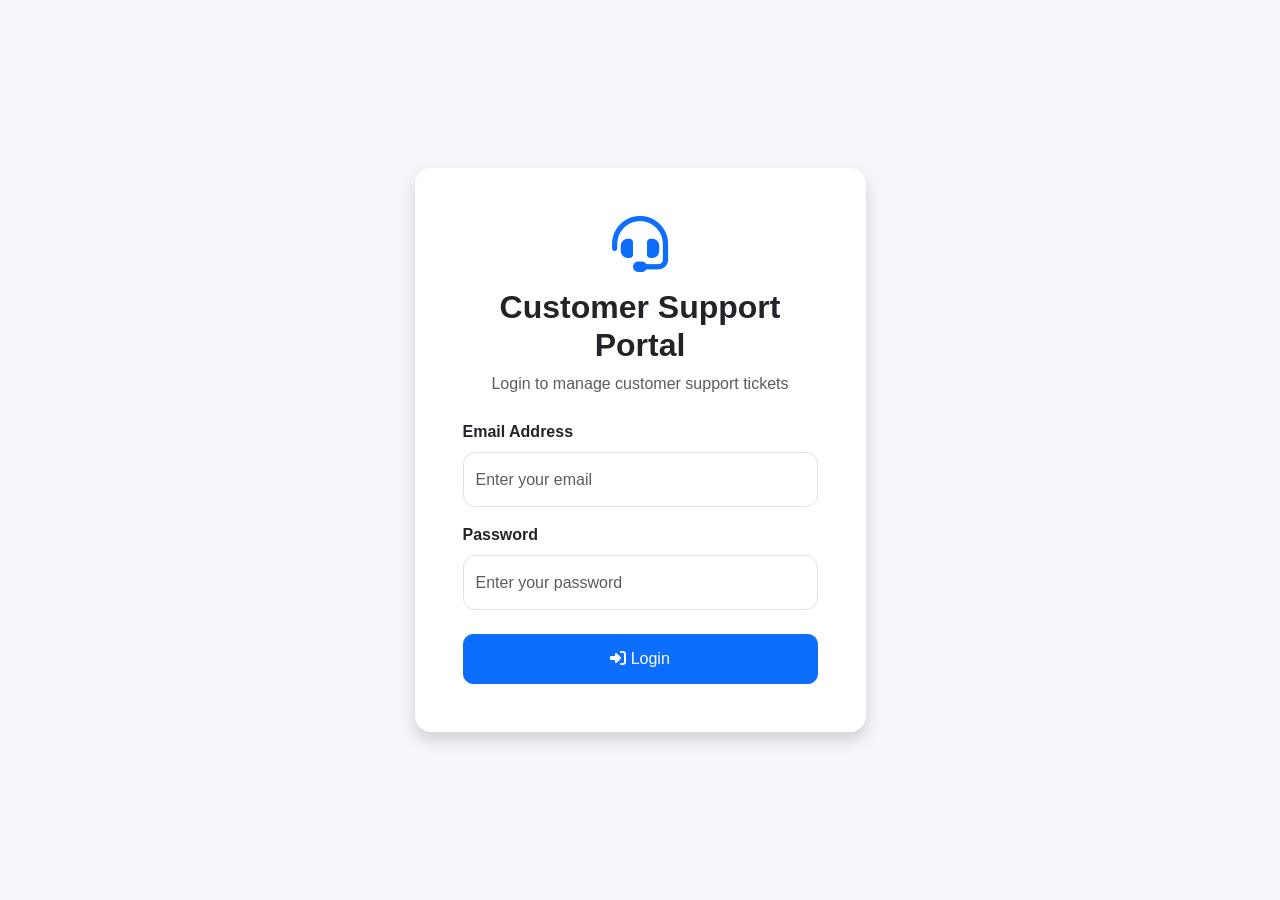
<file: index.html>
<!DOCTYPE html>
<html lang="en">
<head>
    <meta charset="UTF-8">
    <meta name="viewport" content="width=device-width, initial-scale=1.0">
    <title>Customer Support Portal - Login</title>

    <!-- Bootstrap -->
    <link href="https://cdn.jsdelivr.net/npm/bootstrap@5.3.3/dist/css/bootstrap.min.css" rel="stylesheet">

    <!-- Font Awesome -->
    <link rel="stylesheet" href="https://cdnjs.cloudflare.com/ajax/libs/font-awesome/6.5.2/css/all.min.css">
    <!-- Custom CSS -->
    <link rel="stylesheet" href="css/style.css">
</head>

<body class="login-page">

<div class="container">
    <div class="row justify-content-center align-items-center vh-100">

        <div class="col-lg-5 col-md-7">

            <div class="card shadow border-0 rounded-4">

                <div class="card-body p-5">

                    <div class="text-center mb-4">

                        <i class="fa-solid fa-headset text-primary display-4"></i>

                        <h2 class="mt-3 fw-bold"> Customer Support Portal </h2>

                        <p class="text-muted"> Login to manage customer support tickets </p>

                    </div>

                    <!-- Loading Spinner -->
                    <div id="spinner" class="text-center d-none mb-3">
                        <div class="spinner-border text-primary"></div>
                    </div>

                    <!-- Success Alert -->
                    <div id="successMsg" class="alert alert-success d-none"> Login Successful! </div>

                    <!-- Login Form -->
                    <form id="loginForm">

                        <div class="mb-3">

                            <label class="form-label"> Email Address </label>

                            <input type="email" id="email" class="form-control" placeholder="Enter your email">

                            <small id="emailError" class="text-danger"> </small>

                        </div>

                        <div class="mb-4">

                            <label class="form-label"> Password </label>

                            <input type="password" id="password" class="form-control" placeholder="Enter your password">

                            <small id="passwordError" class="text-danger"> </small>

                        </div>

                        <button class="btn btn-primary w-100" type="submit"><i class="fa-solid fa-right-to-bracket"></i> Login </button>

                    </form>

                </div>

            </div>

        </div>

    </div>

</div>

<script src="https://cdn.jsdelivr.net/npm/bootstrap@5.3.3/dist/js/bootstrap.bundle.min.js"></script>
<script src="js/index.js"></script>

</body>
</html>
</file>
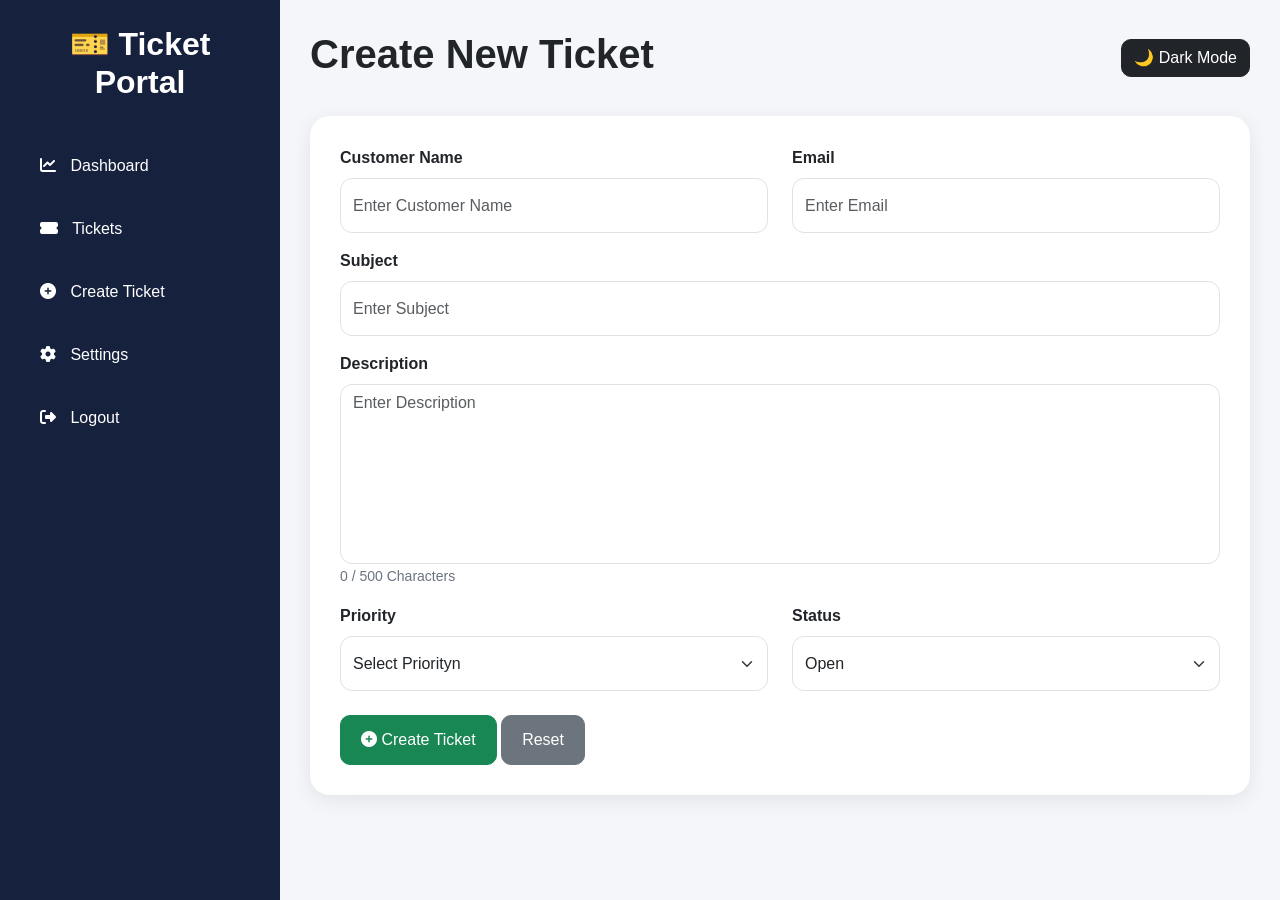
<file: create-ticket.html>
<!DOCTYPE html>
<html lang="en">
<head>
    <meta charset="UTF-8">
    <meta name="viewport" content="width=device-width, initial-scale=1.0">
    <title>Create Ticket</title>

    <link href="https://cdn.jsdelivr.net/npm/bootstrap@5.3.3/dist/css/bootstrap.min.css" rel="stylesheet">

    <link rel="stylesheet"
        href="https://cdnjs.cloudflare.com/ajax/libs/font-awesome/6.5.2/css/all.min.css">

    <link rel="stylesheet" href="css/style.css">
</head>

<body>
    
    <div class="wrapper">
        <!-- Sidebar -->
         <div class="sidebar">
            <h3 class="logo">🎫 Ticket Portal</h3>
            <ul>
                <li><a href="dashboard.html"><i class="fas fa-chart-line"></i> Dashboard</a></li>

                <li><a href="tickets.html"><i class="fas fa-ticket-alt"></i> Tickets</a></li>

                <li><a href="create-ticket.html"><i class="fas fa-plus-circle"></i> Create Ticket</a></li>

                <li><a href="settings.html"><i class="fas fa-cog"></i> Settings</a></li>

                <li><a href="index.html"><i class="fas fa-sign-out-alt"></i> Logout</a></li>

            </ul>

        </div>
        
        <!-- Main Content -->
         <div class="main-content">
            <div class="topbar">
                <h2>Create New Ticket</h2>
                <button id="themeToggle" class="btn btn-dark"> 🌙 Dark Mode </button>
            </div>
            
            <!-- Success Toast -->
             
            <div class="toast position-fixed top-0 end-0 m-3 text-bg-success" id="successToast">
                <div class="toast-header">
                    <strong class="me-auto"> Success </strong>
                    <button class="btn-close" data-bs-dismiss="toast"></button>
                </div>
                <div class="toast-body"> Ticket Created Successfully! </div>
            </div>
            
            <!-- Spinner -->
             
            <div id="spinner" class="text-center d-none">
                <div class="spinner-border text-primary"></div>
            </div>
            
            <div class="ticket-form-card">
                <form id="ticketForm">
                    <div class="row">
                        <div class="col-md-6">
                            <label class="form-label"> Customer Name </label>
                            <input type="text" id="customerName" class="form-control" placeholder="Enter Customer Name">
                            <small id="customerError" class="text-danger"> </small>
                        </div>
                        
                        <div class="col-md-6">
                            <label class="form-label"> Email </label>
                            <input type="email" id="email" class="form-control" placeholder="Enter Email">
                            <small id="emailError" class="text-danger"></small>
                        </div>
                    </div>
                    
                    <div class="mt-3">
                        <label class="form-label">Subject</label>
                        <input type="text" id="subject" class="form-control" placeholder="Enter Subject">
                        <small id="subjectError" class="text-danger"></small>
                    </div>
                    
                    <div class="mt-3">
                        <label class="form-label"> Description </label>
                        <textarea id="description" rows="5" maxlength="500" class="form-control" placeholder="Enter Description"></textarea>
                        <small id="charCount"> 0 / 500 Characters  </small>
                        <small id="descriptionError" class="text-danger"></small>
                    </div>
                    
                    <div class="row mt-3">
                        <div class="col-md-6">
                            <label class="form-label"> Priority </label>
                            <select id="priority" class="form-select">
                                <option value=""> Select Priorityn</option>
                                <option value="Low"> 🟢 Low </option>
                                <option value="Medium"> 🟡 Medium </option>
                                <option value="High"> 🔴 High </option>
                            </select>
                            <small id="priorityError" class="text-danger"></small>
                        </div>
                        
                        <div class="col-md-6">
                            <label class="form-label">Status</label>
                            <select id="status" class="form-select">
                                <option value="Open">Open</option>
                                <option value="In Progress">In Progress</option>
                                <option value="Closed">Closed</option>
                            </select>
                        </div>
                    </div>
                    
                    <div class="mt-4">
                        <button type="submit" class="btn btn-success"> <i class="fas fa-plus-circle"></i> Create Ticket </button>
                        <button type="reset" class="btn btn-secondary"> Reset </button>
                    </div>
                </form>
            </div>
        </div>
    </div>

<script src="https://cdn.jsdelivr.net/npm/bootstrap@5.3.3/dist/js/bootstrap.bundle.min.js"></script>

<script src="js/api.js"></script>

<script src="js/create-ticket.js"></script>

<script src="js/theme.js"></script>

</body>

</html>
</file>
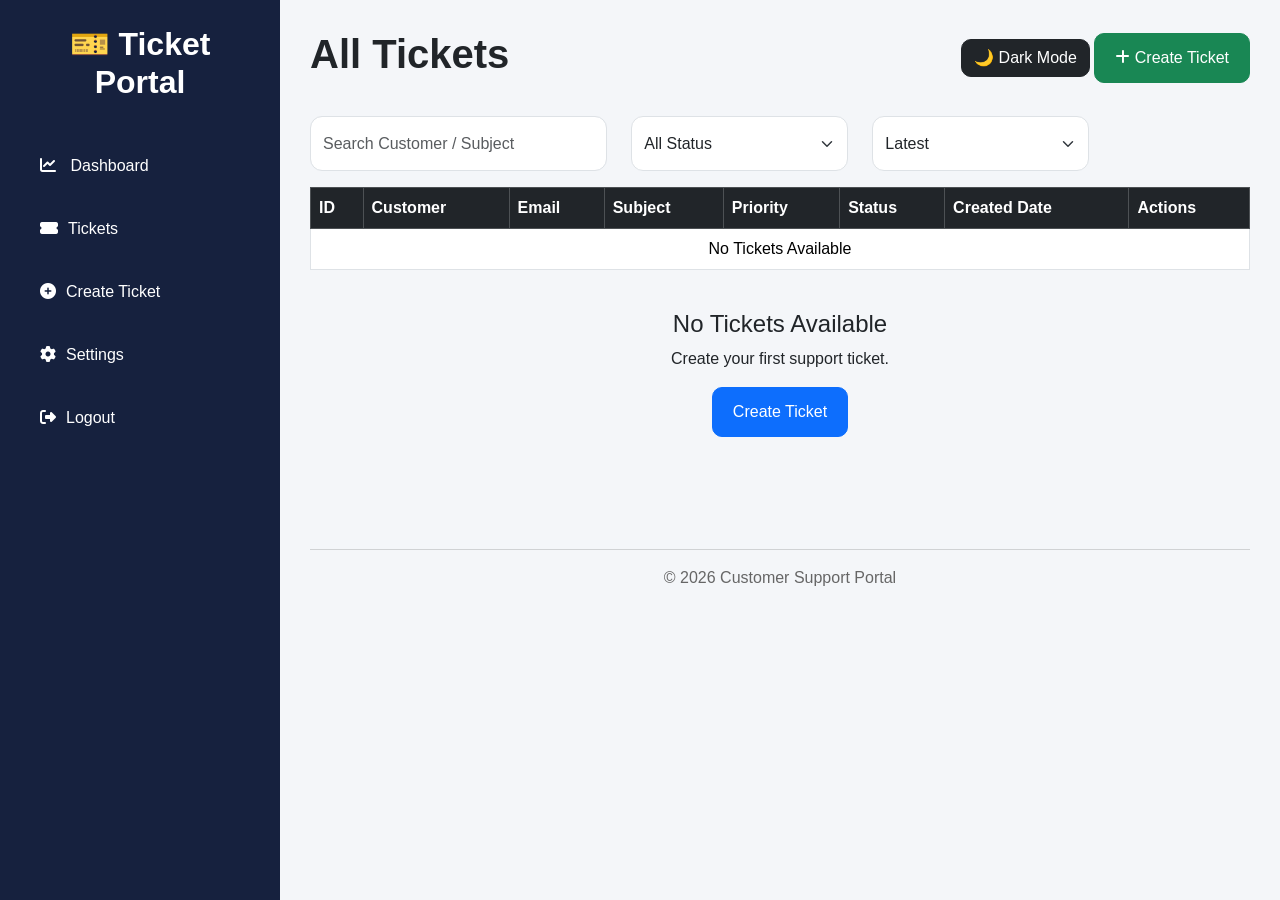
<file: edit-ticket.html>
<!DOCTYPE html>
<html lang="en">

<head>
    <meta charset="UTF-8">
    <meta name="viewport" content="width=device-width, initial-scale=1.0">
    <title>Edit Ticket</title>
    <link href="https://cdn.jsdelivr.net/npm/bootstrap@5.3.3/dist/css/bootstrap.min.css" rel="stylesheet">
    <link rel="stylesheet" href="https://cdnjs.cloudflare.com/ajax/libs/font-awesome/6.5.2/css/all.min.css">
    <link rel="stylesheet" href="css/style.css">

</head>

<body>
    
    <div class="wrapper">
        <!-- Sidebar -->
         <div class="sidebar">
            <h3 class="logo">🎫 Ticket Portal</h3>
            <ul>
                <li>
                    <a href="dashboard.html"><i class="fas fa-chart-line"></i> Dashboard </a>
                </li>
                <li>
                    <a href="tickets.html"><i class="fas fa-ticket-alt"></i> Tickets</a>
                </li>
                <li>
                    <a href="create-ticket.html"><i class="fas fa-plus-circle"></i> Create Ticket </a>
                </li>
                <li>
                    <a href="settings.html"> <i class="fas fa-cog"></i> Settings </a>
                </li>
                <li>
                    <a href="index.html"> <i class="fas fa-sign-out-alt"></i> Logout </a>
                </li>
            </ul>
        </div>
        
        <!-- Main Content -->
         
        <div class="main-content">
            <div class="topbar">
                <h2>Edit Ticket</h2>
                <button id="themeToggle" class="btn btn-dark"> 🌙 Dark Mode </button>
            </div>
            
            <!-- Spinner -->
            <div id="spinner" class="text-center my-3 d-none">
                <div class="spinner-border text-primary">

                </div>
            </div>
            
            <!-- Edit Form -->
             <div class="ticket-form-card">
                <form id="editForm">
                    <div class="row">
                        <div class="col-md-6">
                            <label class="form-label"> Customer Name </label>
                            <input type="text" id="customerName" class="form-control" placeholder="Enter Customer Name">
                            <small id="customerError" class="text-danger"></small>
                        </div>
                        
                        <div class="col-md-6">
                            <label class="form-label"> Email </label>
                            <input type="email" id="email" class="form-control" placeholder="Enter Email">
                            <small id="emailError" class="text-danger"></small>
                        </div>
                    </div>
                    
                    <div class="mt-3">
                        <label class="form-label"> Subject </label>
                        <input type="text" id="subject" class="form-control" placeholder="Enter Subject">
                        <small id="subjectError" class="text-danger"></small>
                    </div>
                    
                    
                    <div class="mt-3">
                        <label class="form-label"> Description </label>
                        <textarea id="description" rows="5" maxlength="500" class="form-control" placeholder="Enter Description"></textarea>
                        <small id="charCount"> 0 / 500 Characters </small>
                        <small id="descriptionError" class="text-danger"></small>
                    </div>
                    
                    <div class="row mt-3">
                        <div class="col-md-6">
                            <label class="form-label"> Priority </label>
                            <select id="priority" class="form-select">
                                <option value="Low">🟢 Low</option>
                                <option value="Medium">🟡 Medium</option>
                                <option value="High">🔴 High</option>
                            </select>
                            <small id="priorityError" class="text-danger"></small>
                        </div>
                        
                        <div class="col-md-6">
                            <label class="form-label"> Status </label>
                            <select id="status" class="form-select">
                                <option value="Open"> Open </option>
                                <option value="In Progress"> In Progress </option>
                                <option value="Closed"> Closed </option>
                            </select>
                        </div>
                    </div>
                    
                    <div class="mt-4">
                        <button type="submit" class="btn btn-primary"><i class="fas fa-save"></i> Update Ticket </button>
                        <a href="tickets.html" class="btn btn-secondary"> Cancel </a>
                    </div>
                </form>
            </div>
            
            <!-- Success Toast -->
             <div class="toast position-fixed top-0 end-0 m-3 text-bg-success" id="successToast">
                <div class="toast-header">
                    <strong class="me-auto"> Success </strong>
                    <button type="button" class="btn-close" data-bs-dismiss="toast"></button>
                </div>
                
                <div class="toast-body"> Ticket Updated Successfully! </div>
            </div>
            
            <footer class="text-center mt-4">
                <hr>
                <p> © 2026 Customer Support Portal </p>
            </footer>
        </div>
    </div>

<script src="https://cdn.jsdelivr.net/npm/bootstrap@5.3.3/dist/js/bootstrap.bundle.min.js"></script>

<script src="js/api.js"></script>

<script src="js/edit-ticket.js"></script>

<script src="js/theme.js"></script>

</body>

</html>
</file>
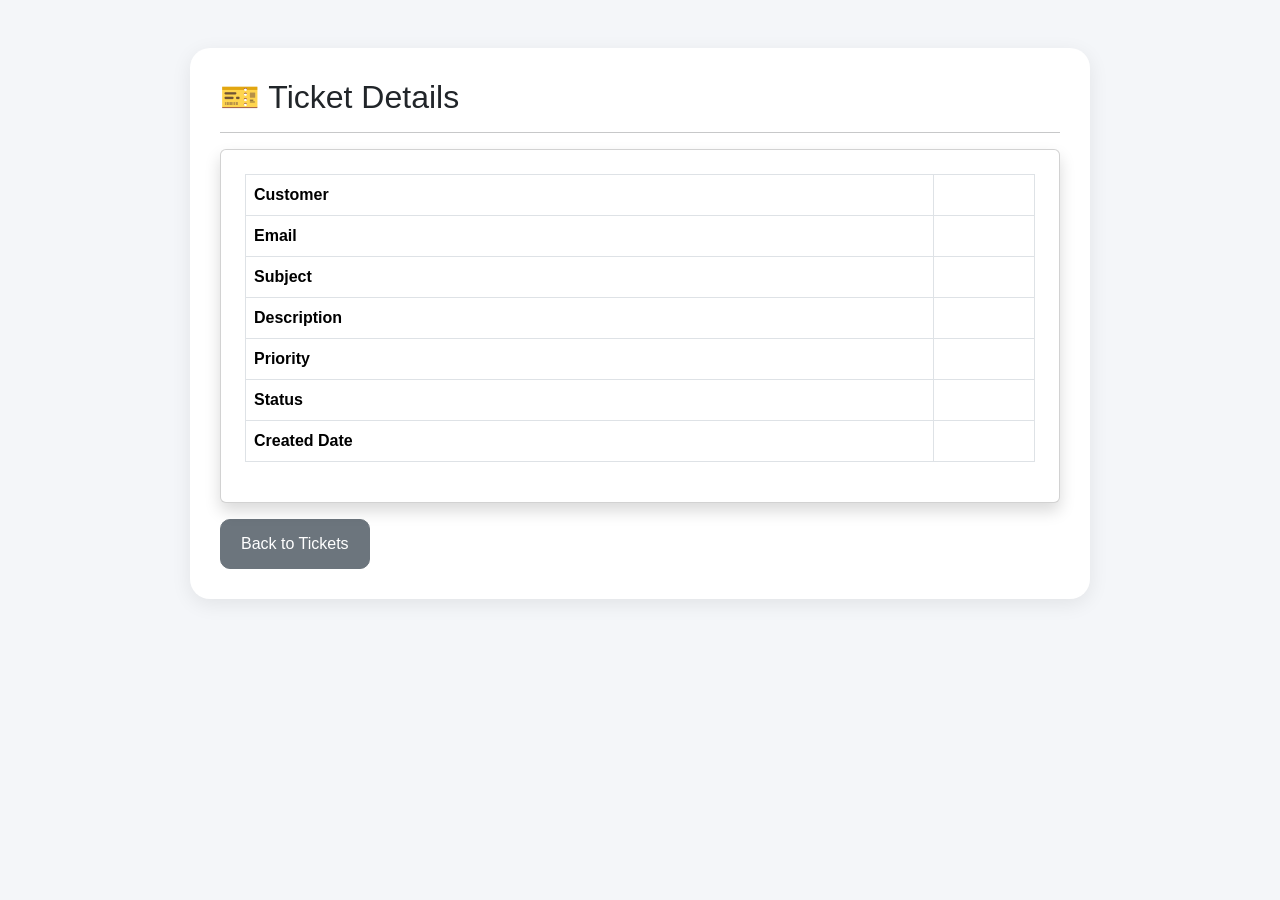
<file: ticket-details.html>
<!DOCTYPE html>
<html lang="en">
<head>

    <meta charset="UTF-8">

    <meta name="viewport"
          content="width=device-width, initial-scale=1.0">

    <title>Ticket Details</title>

    <link href="https://cdn.jsdelivr.net/npm/bootstrap@5.3.3/dist/css/bootstrap.min.css"
          rel="stylesheet">

    <link rel="stylesheet" href="css/style.css">

</head>

<body>
    <div id="spinner" class="text-center my-3 d-none">
        <div class="spinner-border text-primary"></div>
    </div>
    
    <div class="container mt-5">
        <div class="ticket-details-card">
            <h2>🎫 Ticket Details</h2>
            <hr>
            <div class="card shadow p-4">
                <table class="table table-bordered">
                    <tr>
                        <th>Customer</th>
                        <td id="customer"></td>
                    </tr>
                    <tr>
                        <th>Email</th>
                        <td id="email"></td>
                    </tr>
                    <tr>
                        <th>Subject</th>
                        <td id="subject"></td>
                    </tr>
                    <tr>
                        <th>Description</th>
                        <td id="description"></td>
                    </tr>
                    <tr>
                        <th>Priority</th>
                        <td id="priority"></td>
                    </tr>
                    <tr>
                        <th>Status</th>
                        <td id="status"></td>
                    </tr>
                    <tr>
                        <th>Created Date</th>
                        <td id="createdDate"></td>
                    </tr>
                </table>
            </div>
            <a href="tickets.html" class="btn btn-secondary mt-3"> Back to Tickets </a>
        </div>
    </div>

<script src="js/api.js"></script>
<script src="js/ticket-details.js"></script>
<script src="js/theme.js"></script>

</body>

</html>
</file>
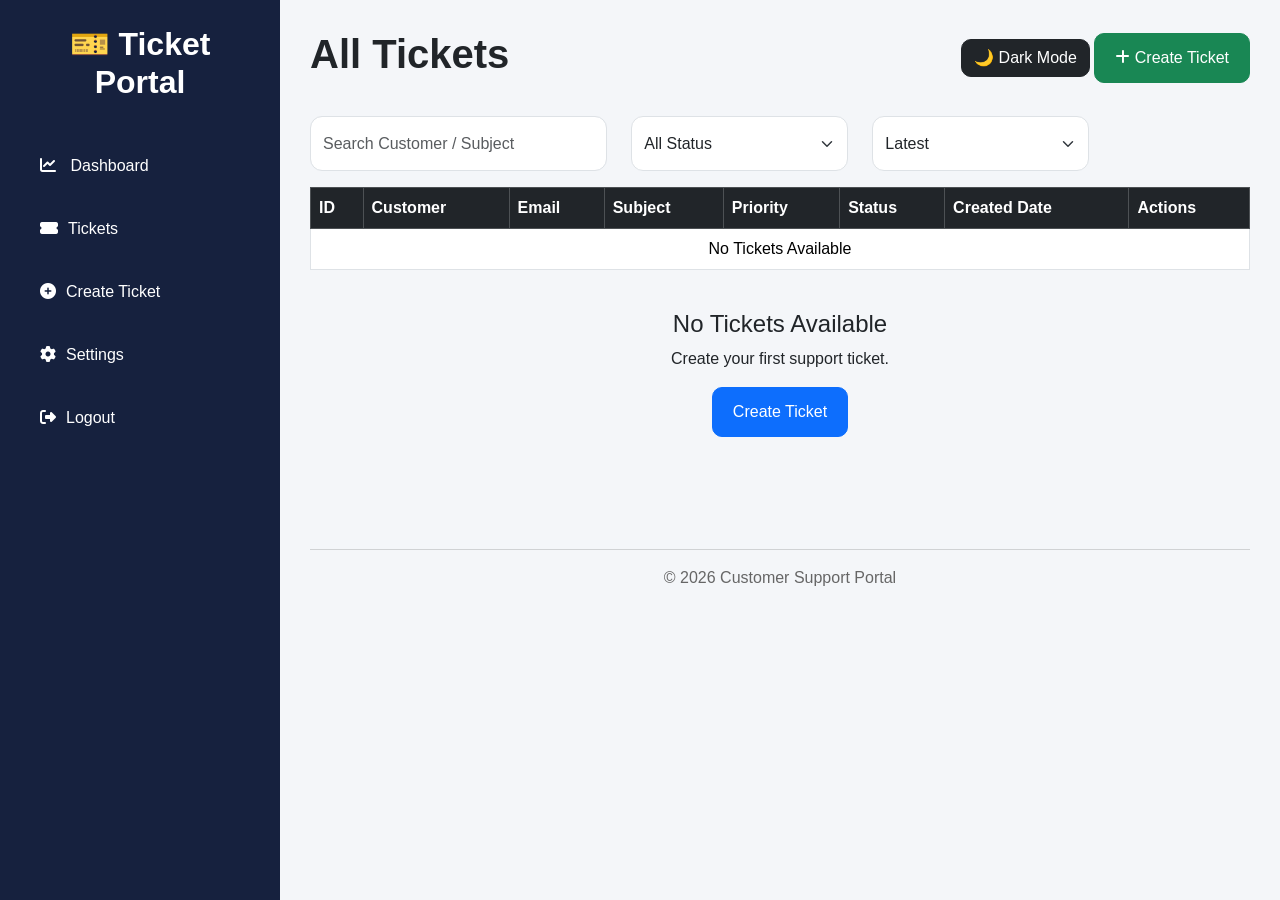
<file: tickets.html>
<!DOCTYPE html>
<html lang="en">
<head>

    <meta charset="UTF-8">

    <meta name="viewport" content="width=device-width, initial-scale=1.0">

    <title>Tickets</title>

    <link href="https://cdn.jsdelivr.net/npm/bootstrap@5.3.3/dist/css/bootstrap.min.css" rel="stylesheet">

    <link rel="stylesheet"
        href="https://cdnjs.cloudflare.com/ajax/libs/font-awesome/6.5.2/css/all.min.css">

    <link rel="stylesheet" href="css/style.css">

</head>

<body>
    
    <div class="wrapper">
        <!-- Sidebar -->
         <div class="sidebar">
            <h3 class="logo">🎫 Ticket Portal</h3>
            <ul>
                <li>
                    <a href="dashboard.html"><i class="fas fa-chart-line"></i> Dashboard </a>
                </li>
                <li>
                    <a href="tickets.html" class="active"><i class="fas fa-ticket-alt"></i>Tickets</a>
                </li>
                <li>
                    <a href="create-ticket.html"><i class="fas fa-plus-circle"></i>Create Ticket</a>

                </li>

                <li>
                    <a href="settings.html"><i class="fas fa-cog"></i>Settings</a>
                </li>
                <li>
                    <a href="index.html"><i class="fas fa-sign-out-alt"></i>Logout</a>
                </li>
            </ul>
        
        </div>
        
        <!-- Main Content -->
         
        <div class="main-content">
            <!-- Topbar -->
             
            <div class="topbar">
                <h2>All Tickets</h2>
                <div>
                    <button id="themeToggle" class="btn btn-dark"> 🌙 Dark Mode </button>
                    <a href="create-ticket.html" class="btn btn-success"><i class="fas fa-plus"></i> Create Ticket </a>
                </div>

            </div>
            
            <!-- Spinner -->
             
            <div id="spinner" class="text-center my-3 d-none">
                <div class="spinner-border text-primary"></div>
            </div>
            
            <!-- Search & Filter -->
             
            <div class="row mb-3">
                
                <div class="col-md-4">
                    <input type="text" id="searchInput" class="form-control" placeholder="Search Customer / Subject">
                </div>
                
                <div class="col-md-3">
                    <select id="statusFilter" class="form-select">
                        <option value="All"> All Status </option>
                        <option value="Open"> Open </option>
                        <option value="In Progress"> In Progress </option>
                        <option value="Closed"> Closed </option>
                    </select>
                </div>
                
                <div class="col-md-3">
                    <select id="sortTickets" class="form-select">
                        <option value="latest"> Latest </option>
                        <option value="oldest"> Oldest </option>
                        <option value="customer"> Customer Name </option>
                    </select>
                </div>
            </div>
            
            <!-- Tickets Table -->
             
            <div class="table-responsive">
                <table class="table table-bordered table-hover">
                    <thead class="table-dark">
                        <tr>
                            <th>ID</th>
                            <th>Customer</th>
                            <th>Email</th>
                            <th>Subject</th>
                            <th>Priority</th>
                            <th>Status</th>
                            <th>Created Date</th>
                            <th>Actions</th>
                        </tr>
                    </thead>
                    <tbody id="ticketTable"><!-- Tickets will be loaded by tickets.js --></tbody>
                </table>
            </div>
            
            <!-- Empty State -->
             <div id="emptyState" class="text-center mt-4 d-none">
                <h4>No Tickets Available</h4>
                <p>Create your first support ticket.</p>
                <a href="create-ticket.html" class="btn btn-primary"> Create Ticket </a>
            </div>
            
            <!-- Pagination -->
             
            <nav class="mt-4">
                <ul class="pagination justify-content-center" id="pagination"> </ul>
            </nav> <br><br>
            
            
            <!-- Footer -->
             
            <footer class="text-center mt-4">
                <hr>
                <p>© 2026 Customer Support Portal </p>
            </footer>

    </div>

</div>



<script src="https://cdn.jsdelivr.net/npm/bootstrap@5.3.3/dist/js/bootstrap.bundle.min.js"></script>

<script src="js/api.js"></script>

<script src="js/tickets.js"></script>

<script src="js/theme.js"></script>

</body>

</html>
</file>
<file: css/style.css>
/* GLOBAL STYLES */

*{
    margin:0;
    padding:0;
    box-sizing:border-box;
}

body{
    font-family:'Segoe UI',sans-serif;
    background:#f4f6f9;
}
/* LAYOUT */

.wrapper{
    display:flex;
    min-height:100vh;
}

/* SIDEBAR */

.sidebar{
    width:280px;
    background:#16213e;
    color:white;
    padding:25px;
}

.logo{
    text-align:center;
    font-size:2rem;
    font-weight:700;
    margin-bottom:40px;
}

.sidebar ul{
    list-style:none;
    padding:0;
}

.sidebar li{
    margin-bottom:15px;
}

.sidebar a{
    color:white;
    text-decoration:none;
    display:block;
    padding:12px 15px;
    border-radius:10px;
    transition:0.3s;
}

.sidebar a:hover{
    background:#2563eb;
}

.sidebar i{
    margin-right:10px;
}

/* MAIN CONTENT */

.main-content{
    flex:1;
    padding:30px;
}

/* TOPBAR */

.topbar{
    display:flex;
    justify-content:space-between;
    align-items:center;
    margin-bottom:30px;
}

.topbar h2{
    font-size:2.5rem;
    font-weight:600;
}

/* BUTTONS */

.btn{
    border-radius:10px;
}

.btn-primary{
    padding:12px 20px;
}

.btn-success{
    padding:12px 20px;
}

.btn-secondary{
    padding:12px 20px;
}

/* DASHBOARD CARDS */

.dashboard-card{
    background:linear-gradient(135deg,#2563eb,#3b82f6);
    color:white;
    border-radius:15px;
    padding:25px;
    text-align:center;
    min-height:150px;
    display:flex;
    flex-direction:column;
    justify-content:center;
    box-shadow:0 5px 15px rgba(0,0,0,0.15);
    transition:0.3s;
}

.dashboard-card:hover{
    transform:translateY(-5px);
}

/* CARD SECTIONS */

.recent-section,
.ticket-form-card,
.ticket-details-card{
    background:white;
    padding:30px;
    border-radius:20px;
    box-shadow:0 5px 20px rgba(0,0,0,0.08);
}

.ticket-form-card{
    max-width:950px;
    margin:auto;
}

.ticket-details-card{
    max-width:900px;
    margin:auto;
}

/* FORM ELEMENTS */

.form-control,
.form-select{
    height:55px;
    border-radius:12px;
}

textarea.form-control{
    min-height:180px;
    resize:none;
}

.form-control:focus,
.form-select:focus{
    border-color:#2563eb;
    box-shadow:none;
}

.form-label,
label{
    font-weight:600;
    margin-bottom:8px;
}

/* ERRORS */

.error{
    color:red;
    font-size:14px;
}

#charCount{
    color:#6b7280;
    font-size:14px;
}

/* TABLES */

.table td{
    vertical-align:middle;
}

.action-btn{
    margin-right:5px;
}

/* PAGINATION */

.pagination-container{
    display:flex;
    justify-content:center;
    align-items:center;
    gap:15px;
    margin-top:20px;
}

/* PRIORITY BADGES */

.priority-high{
    background:#ef4444;
    color:white;
    padding:5px 12px;
    border-radius:20px;
}

.priority-medium{
    background:#f59e0b;
    color:white;
    padding:5px 12px;
    border-radius:20px;
}

.priority-low{
    background:#22c55e;
    color:white;
    padding:5px 12px;
    border-radius:20px;
}

/* CHART */

#ticketChart{
    max-height:300px;
}


/* DARK MODE */

.dark-mode{
    background:#121212;
    color:#ffffff;
}

.dark-mode .main-content{
    background:#121212;
    color:#ffffff;
}

.dark-mode .recent-section,
.dark-mode .ticket-form-card{
    background:#1e1e1e;
    color:#ffffff;
}

.dark-mode .table{
    color:#ffffff !important;
}

.dark-mode .table td,
.dark-mode .table th{
    color:#ffffff !important;
    background:#1e1e1e !important;
    border-color:#444 !important;
}

.dark-mode .form-control,
.dark-mode .form-select{
    background:#2d2d2d;
    color:#ffffff;
    border:1px solid #555;
}

.dark-mode .form-control::placeholder{
    color:#cccccc;
}

.dark-mode .pagination-container{
    color:#ffffff;
}

.dark-mode h1,
.dark-mode h2,
.dark-mode h3,
.dark-mode h4,
.dark-mode h5,
.dark-mode h6,
.dark-mode p,
.dark-mode label{
    color:#ffffff;
}

/* DARK MODE - Ticket Details */

.dark-mode .ticket-details-card {
    background: #1e1e1e;
    color: #ffffff;
}

.dark-mode .ticket-details-card p,
.dark-mode .ticket-details-card strong,
.dark-mode .ticket-details-card h5,
.dark-mode .ticket-details-card h4,
.dark-mode .ticket-details-card h3,
.dark-mode .ticket-details-card span {
    color: #ffffff !important;
}

.dark-mode .ticket-details-card hr {
    border-color: #555;
}

.dark-mode .ticket-details-card .card {
    background: #2b2b2b !important;
    color: #ffffff !important;
    border: 1px solid #555;
}

.dark-mode #ticketDetails {
    color: #ffffff !important;
}

.dark-mode #ticketDetails p,
.dark-mode #ticketDetails strong {
    color: #ffffff !important;
}

.dark-mode #ticketDetails .card {
    background: #2b2b2b !important;
    color: #ffffff !important;
}

#spinner{

    display:none;

    padding:20px;

}

/* FOOTER */

footer{
    text-align:center;
    color:#666;
    margin-top:20px;
}

/* RESPONSIVE */

@media(max-width:768px){

    .wrapper{
        flex-direction:column;
    }

    .sidebar{
        width:100%;
    }

    .topbar{
        flex-direction:column;
        align-items:flex-start;
        gap:15px;
    }

    .topbar h2{
        font-size:2rem;
    }

    .ticket-form-card{
        width:100%;
        padding:20px;
    }

    .login-card{
        width:90%;
    }
}
</file>
